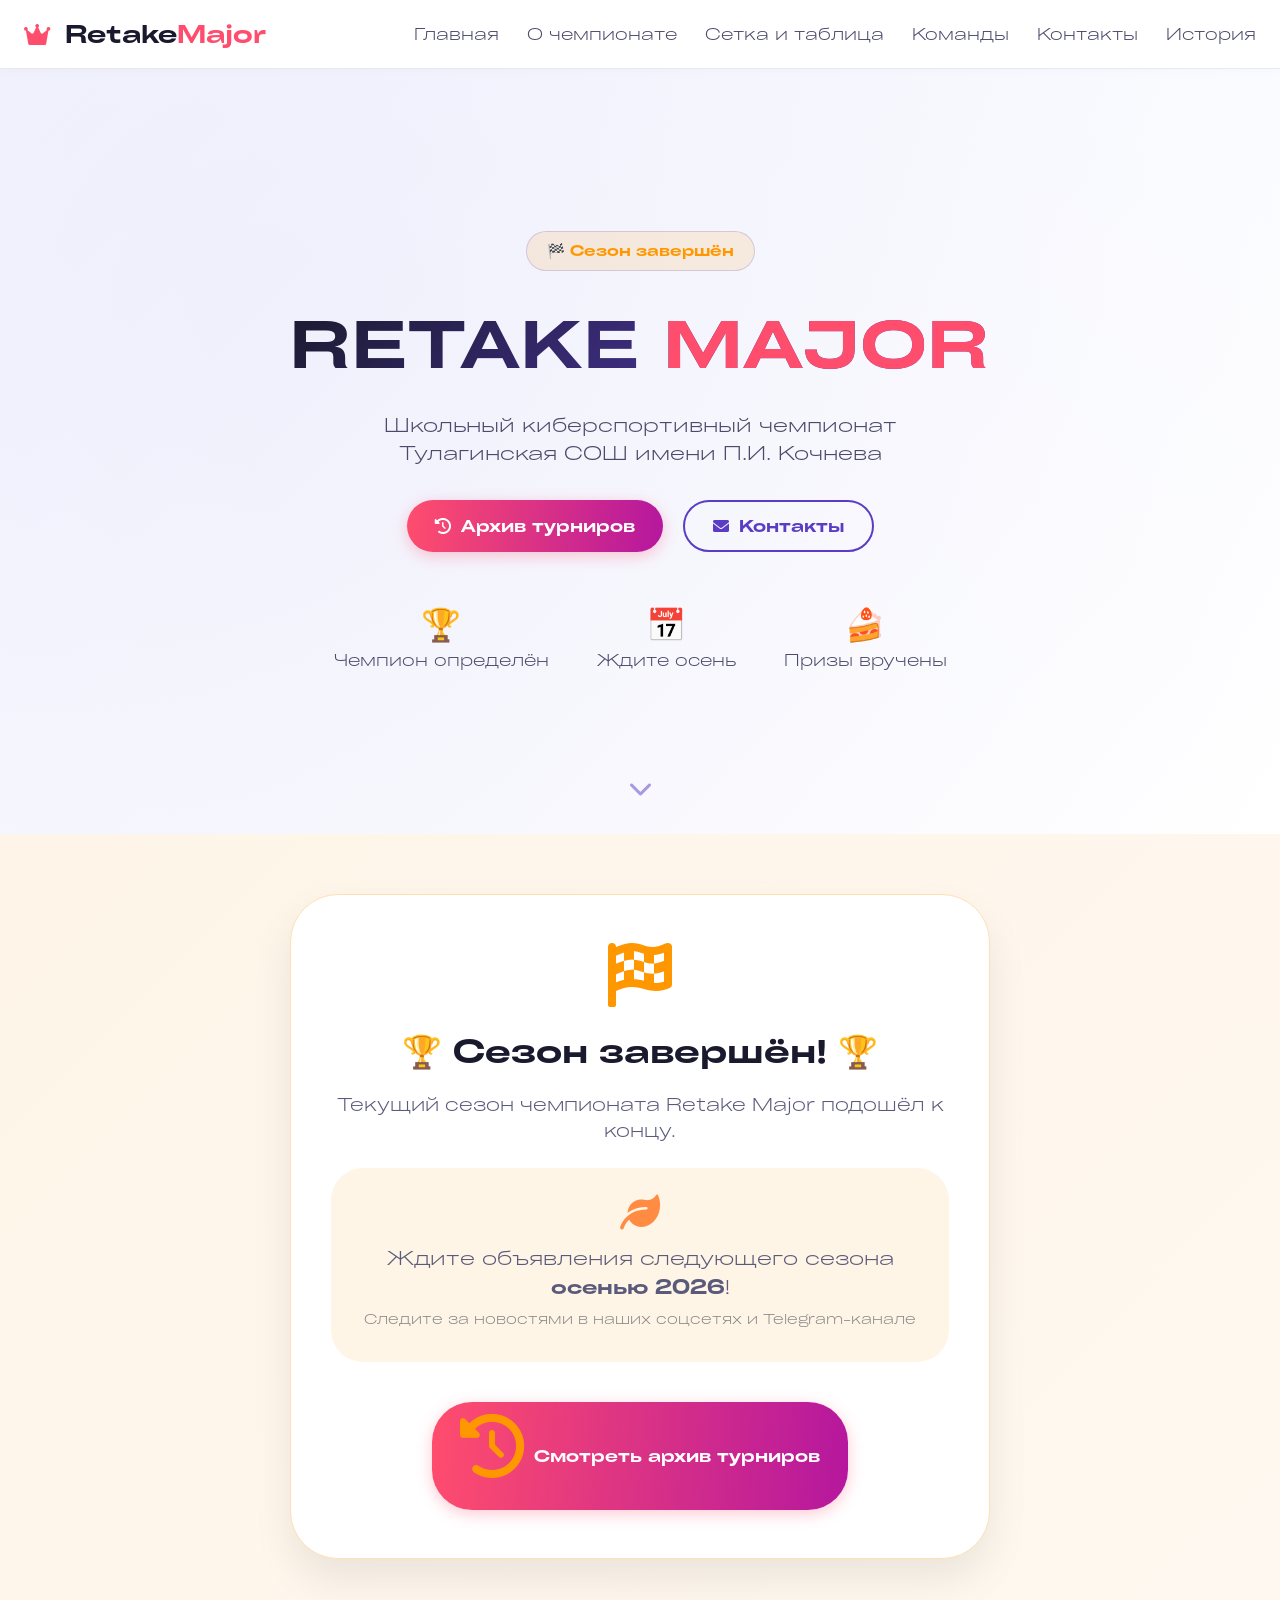
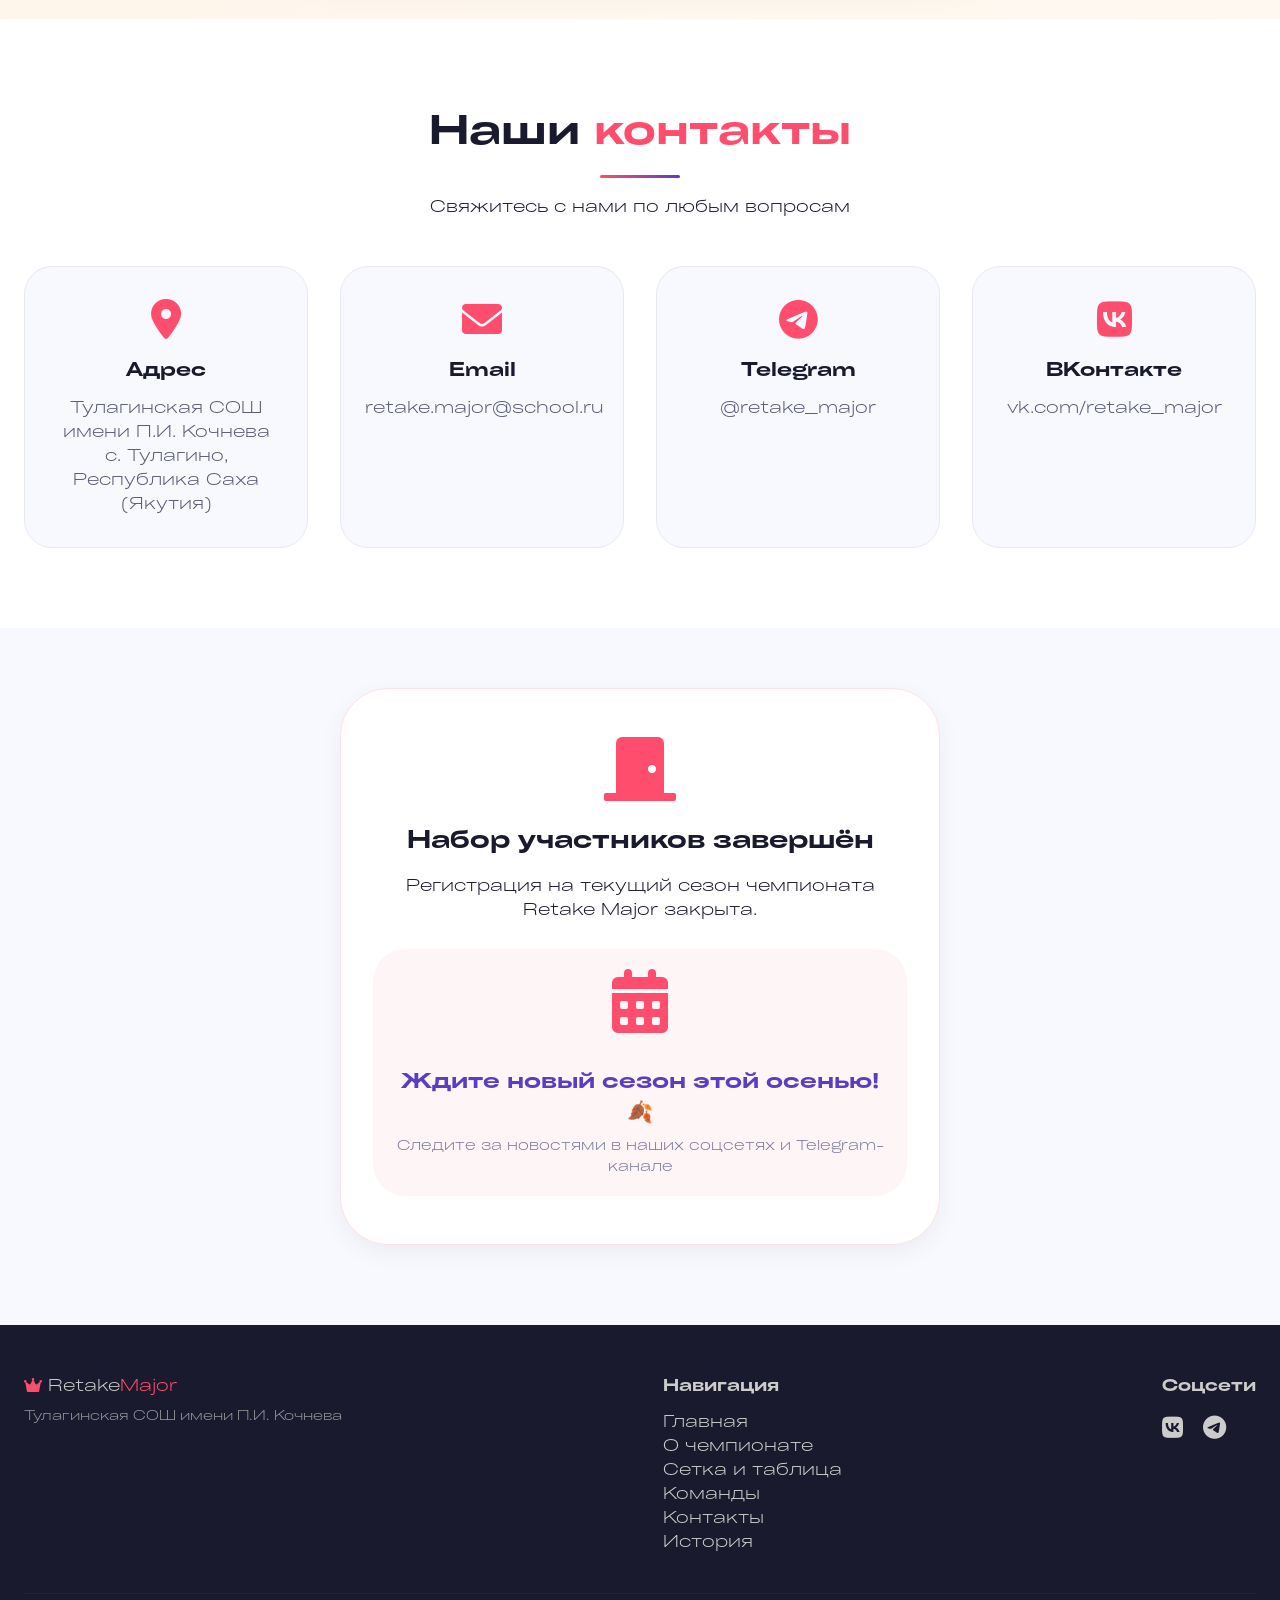
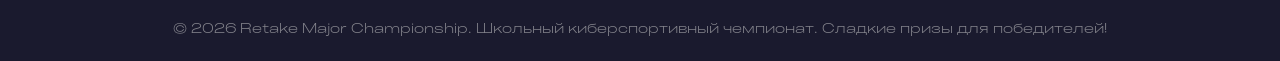
<file: index.html>
<!DOCTYPE html>
<html lang="ru">
<head>
    <meta charset="UTF-8">
    <meta name="viewport" content="width=device-width, initial-scale=1.0, user-scalable=yes">
    <title>Retake Major | Школьный чемпионат</title>
    <link rel="stylesheet" href="css/style.css">
    <link rel="stylesheet" href="https://cdnjs.cloudflare.com/ajax/libs/font-awesome/6.0.0-beta3/css/all.min.css">
</head>
<body>

    <!-- Навигационная панель -->
    <nav class="navbar" id="navbar">
        <div class="container nav-container">
            <div class="logo">
                <i class="fas fa-crown"></i> Retake<span>Major</span>
            </div>
            <ul class="nav-links">
                <li><a href="#home">Главная</a></li>
                <li><a href="#about">О чемпионате</a></li>
                <li><a href="#bracket">Сетка и таблица</a></li>
                <li><a href="#teams">Команды</a></li>
                <li><a href="#contacts">Контакты</a></li>
                <li><a href="history.html">История</a></li>
            </ul>
            <div class="burger" id="burger">
                <i class="fas fa-bars"></i>
            </div>
        </div>
    </nav>

    <!-- 1. Приветственное меню (Hero) -->
    <section class="hero" id="home">
        <div class="overlay"></div>
        <div class="hero-content">
            <div class="badge" id="seasonBadge">🏆 Добро пожаловать</div>
            <h1>RETAKE <span class="highlight">MAJOR</span></h1>
            <p>Школьный киберспортивный чемпионат<br>Тулагинская СОШ имени П.И. Кочнева</p>
            <div class="hero-buttons" id="heroButtons">
                <a href="#about" class="btn btn-primary"><i class="fas fa-info-circle"></i> О турнире</a>
                <a href="#bracket" class="btn btn-outline"><i class="fas fa-trophy"></i> Турнирная сетка</a>
            </div>
            <div class="stats" id="heroStats">
                <div class="stat"><span>8</span> Команд</div>
                <div class="stat"><span>40+</span> Участников</div>
                <div class="stat"><span>🍰</span> Сладкие призы</div>
            </div>
        </div>
        <div class="scroll-hint">
            <i class="fas fa-chevron-down"></i>
        </div>
    </section>

    <!-- Блок "Сезон завершён" (показывается только при seasonEnded = true) -->
    <section id="seasonEndedMessage" class="season-ended" style="display: none;">
        <div class="container">
            <div class="ended-card">
                <i class="fas fa-flag-checkered"></i>
                <h2>🏆 Сезон завершён! 🏆</h2>
                <p>Текущий сезон чемпионата Retake Major подошёл к концу.</p>
                <div class="autumn-wait">
                    <i class="fas fa-leaf"></i>
                    <p>Ждите объявления следующего сезона <strong>осенью 2026</strong>!</p>
                    <p class="small">Следите за новостями в наших соцсетях и Telegram-канале</p>
                </div>
                <a href="history.html" class="btn btn-primary"><i class="fas fa-history"></i> Смотреть архив турниров</a>
            </div>
        </div>
    </section>

    <!-- Информация о текущем сезоне (скрывается при seasonEnded) -->
    <div id="activeSeasonContent">
        <!-- 2. О чемпионате (общая информация) -->
        <section id="about" class="about">
            <div class="container">
                <div class="section-header">
                    <h2>О <span>чемпионате</span></h2>
                    <div class="divider"></div>
                    <p>Retake Major — главное киберспортивное событие в нашей школе</p>
                </div>
                <div class="about-grid">
                    <div class="about-card">
                        <i class="fas fa-school"></i>
                        <h3>Тулагинская СОШ</h3>
                        <p>Чемпионат проходит в стенах нашей родной школы имени П.И. Кочнева. Участвуют ученики 8–11 классов.</p>
                    </div>
                    <div class="about-card">
                        <i class="fas fa-gamepad"></i>
                        <h3>Игровые дисциплины</h3>
                        <p>Каждый сезон новая дисциплина. Весна 2026 — Standoff 2, Лето 2026 — Brawl Stars.</p>
                    </div>
                    <div class="about-card">
                        <i class="fas fa-chart-line"></i>
                        <h3>Формат турнира</h3>
                        <p>1/4 финала → Полуфинал → Финал. Матчи проходят в очном формате с поддержкой зрителей.</p>
                    </div>
                    <div class="about-card">
                        <i class="fas fa-cake-candles"></i>
                        <h3>Призы</h3>
                        <p>Победители получают кубок чемпионов и сладкие угощения от партнёров турнира.</p>
                    </div>
                </div>
            </div>
        </section>

        <!-- 3. Турнирная сетка и таблица -->
        <section id="bracket" class="bracket-section">
            <div class="container">
                <div class="section-header">
                    <h2>Турнирная <span>сетка</span> и <span>таблица</span></h2>
                    <div class="divider"></div>
                    <p id="seasonDescription">Актуальное положение команд в текущем сезоне • Brawl Stars</p>
                </div>
                
                <!-- Сетка -->
                <div class="bracket-wrapper">
                    <h3 class="subsection-title"><i class="fas fa-share-alt"></i> Плей-офф сетка</h3>
                    <div class="bracket" id="bracketContainer">
                        <div class="loading">Загрузка...</div>
                    </div>
                </div>
                
                <!-- Таблица -->
                <div class="table-wrapper">
                    <h3 class="subsection-title"><i class="fas fa-ranking-star"></i> Турнирная таблица</h3>
                    <div class="teams-table-wrapper">
                        <table class="teams-table" id="teamsTable">
                            <thead>
                                <tr><th>Место</th><th>Команда</th><th>Очки</th><th>Этап</th></tr>
                            </thead>
                            <tbody id="teamsTableBody">
                                <tr><td colspan="4">Загрузка...</td></tr>
                            </tbody>
                        </table>
                    </div>
                </div>
            </div>
        </section>

        <!-- 4. Команды и их составы (8 команд) -->
        <section id="teams" class="teams-roster">
            <div class="container">
                <div class="section-header">
                    <h2>Команды и <span>составы</span></h2>
                    <div class="divider"></div>
                    <p>8 команд-участниц текущего сезона</p>
                </div>
                <div class="rosters-grid" id="rostersContainer">
                    <div class="loading">Загрузка составов...</div>
                </div>
            </div>
        </section>
    </div>

    <!-- 5. Контакты -->
    <section id="contacts" class="contacts">
        <div class="container">
            <div class="section-header">
                <h2>Наши <span>контакты</span></h2>
                <div class="divider"></div>
                <p>Свяжитесь с нами по любым вопросам</p>
            </div>
            <div class="contacts-grid">
                <div class="contact-card">
                    <i class="fas fa-map-marker-alt"></i>
                    <h3>Адрес</h3>
                    <p>Тулагинская СОШ имени П.И. Кочнева<br>с. Тулагино, Республика Саха (Якутия)</p>
                </div>
                <div class="contact-card">
                    <i class="fas fa-envelope"></i>
                    <h3>Email</h3>
                    <p><a href="mailto:retake.major@school.ru">retake.major@school.ru</a></p>
                </div>
                <div class="contact-card">
                    <i class="fab fa-telegram"></i>
                    <h3>Telegram</h3>
                    <p><a href="#">@retake_major</a></p>
                </div>
                <div class="contact-card">
                    <i class="fab fa-vk"></i>
                    <h3>ВКонтакте</h3>
                    <p><a href="#">vk.com/retake_major</a></p>
                </div>
            </div>
        </div>
    </section>

    <!-- 6. Приём заявок (набор завершён) -->
    <section class="registration-closed">
        <div class="container">
            <div class="closed-card">
                <i class="fas fa-door-closed"></i>
                <h2>Набор участников завершён</h2>
                <p>Регистрация на текущий сезон чемпионата Retake Major закрыта.</p>
                <div class="wait-box">
                    <i class="fas fa-calendar-alt"></i>
                    <p class="wait-text">Ждите новый сезон этой осенью! 🍂</p>
                    <p class="small-text">Следите за новостями в наших соцсетях и Telegram-канале</p>
                </div>
            </div>
        </div>
    </section>

    <!-- Footer -->
    <footer>
        <div class="container">
            <div class="footer-content">
                <div class="footer-logo">
                    <i class="fas fa-crown"></i> Retake<span>Major</span>
                    <p>Тулагинская СОШ имени П.И. Кочнева</p>
                </div>
                <div class="footer-links">
                    <h4>Навигация</h4>
                    <ul>
                        <li><a href="#home">Главная</a></li>
                        <li><a href="#about">О чемпионате</a></li>
                        <li><a href="#bracket">Сетка и таблица</a></li>
                        <li><a href="#teams">Команды</a></li>
                        <li><a href="#contacts">Контакты</a></li>
                        <li><a href="history.html">История</a></li>
                    </ul>
                </div>
                <div class="footer-social">
                    <h4>Соцсети</h4>
                    <div class="social-icons">
                        <a href="#"><i class="fab fa-vk"></i></a>
                        <a href="#"><i class="fab fa-telegram"></i></a>
                    </div>
                </div>
            </div>
            <div class="footer-bottom">
                <p>© 2026 Retake Major Championship. Школьный киберспортивный чемпионат. Сладкие призы для победителей!</p>
            </div>
        </div>
    </footer>

    <script src="script.js"></script>
</body>
</html>
</file>
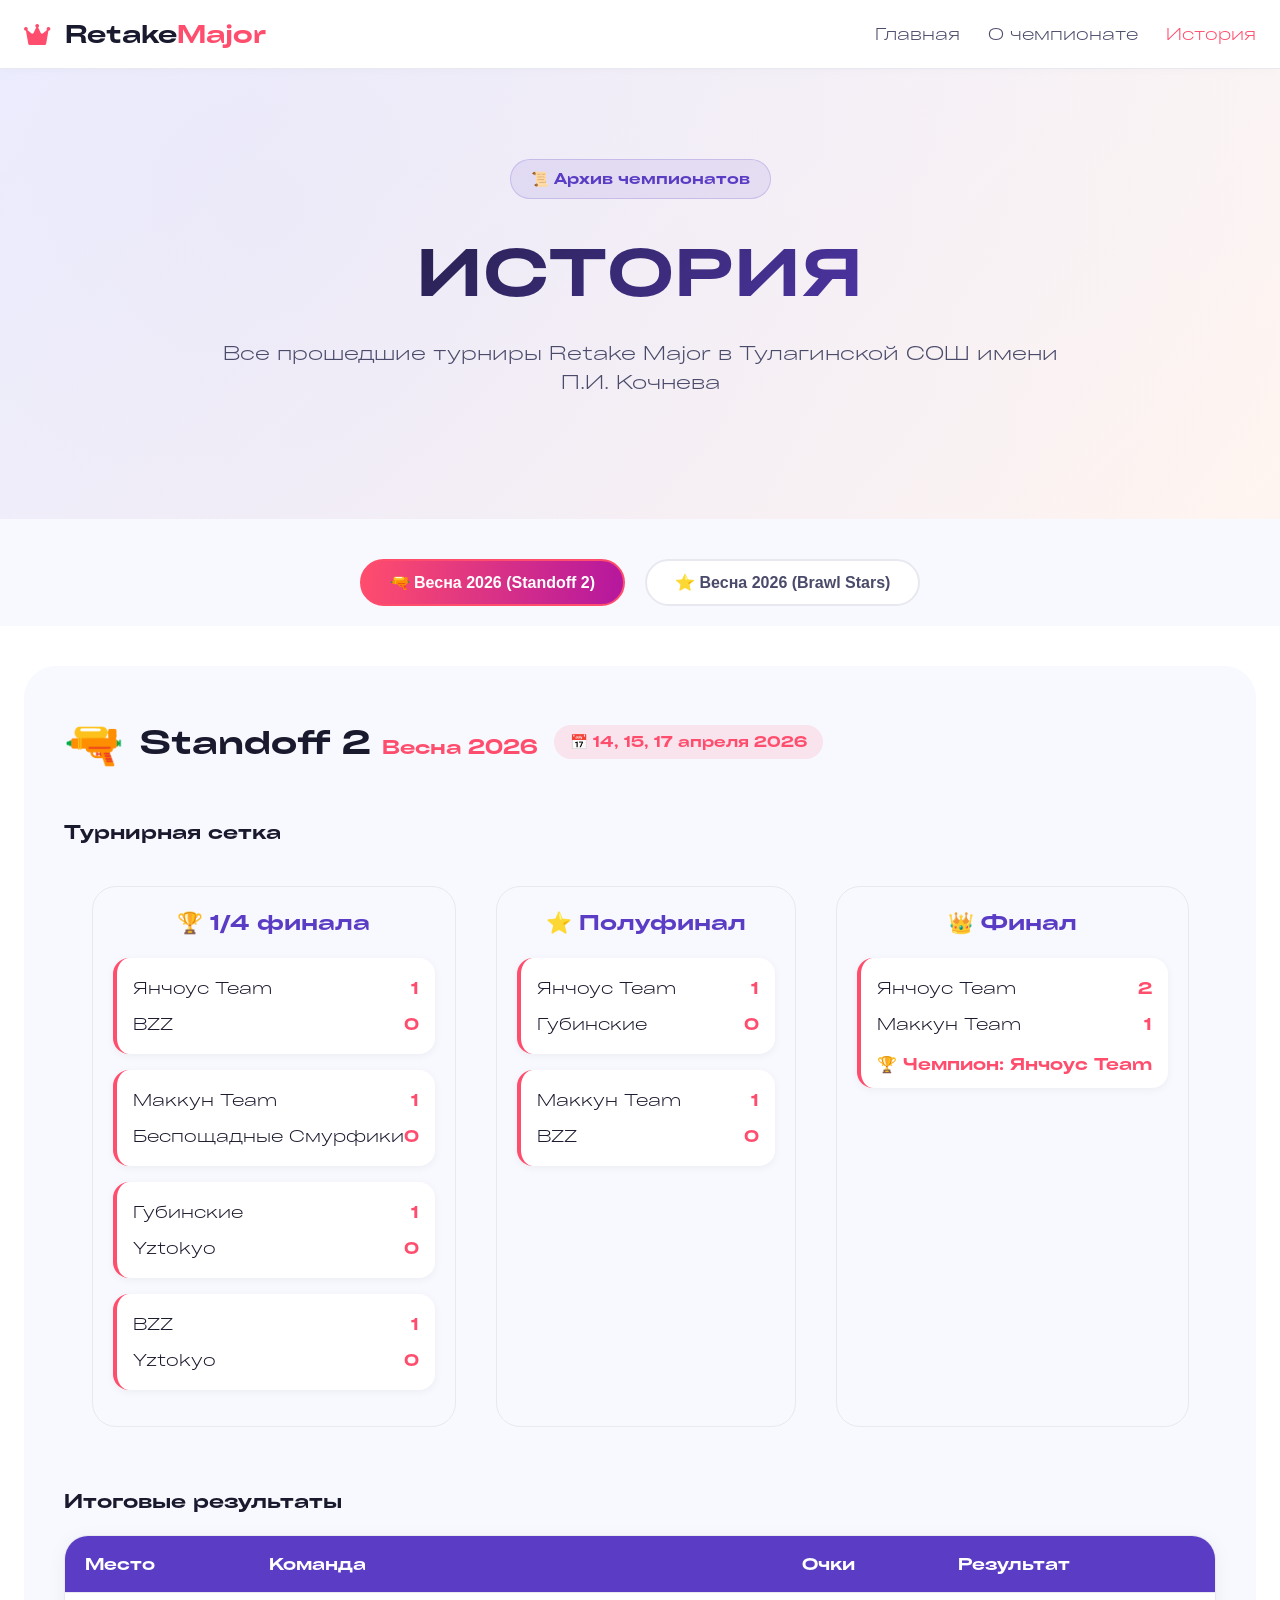
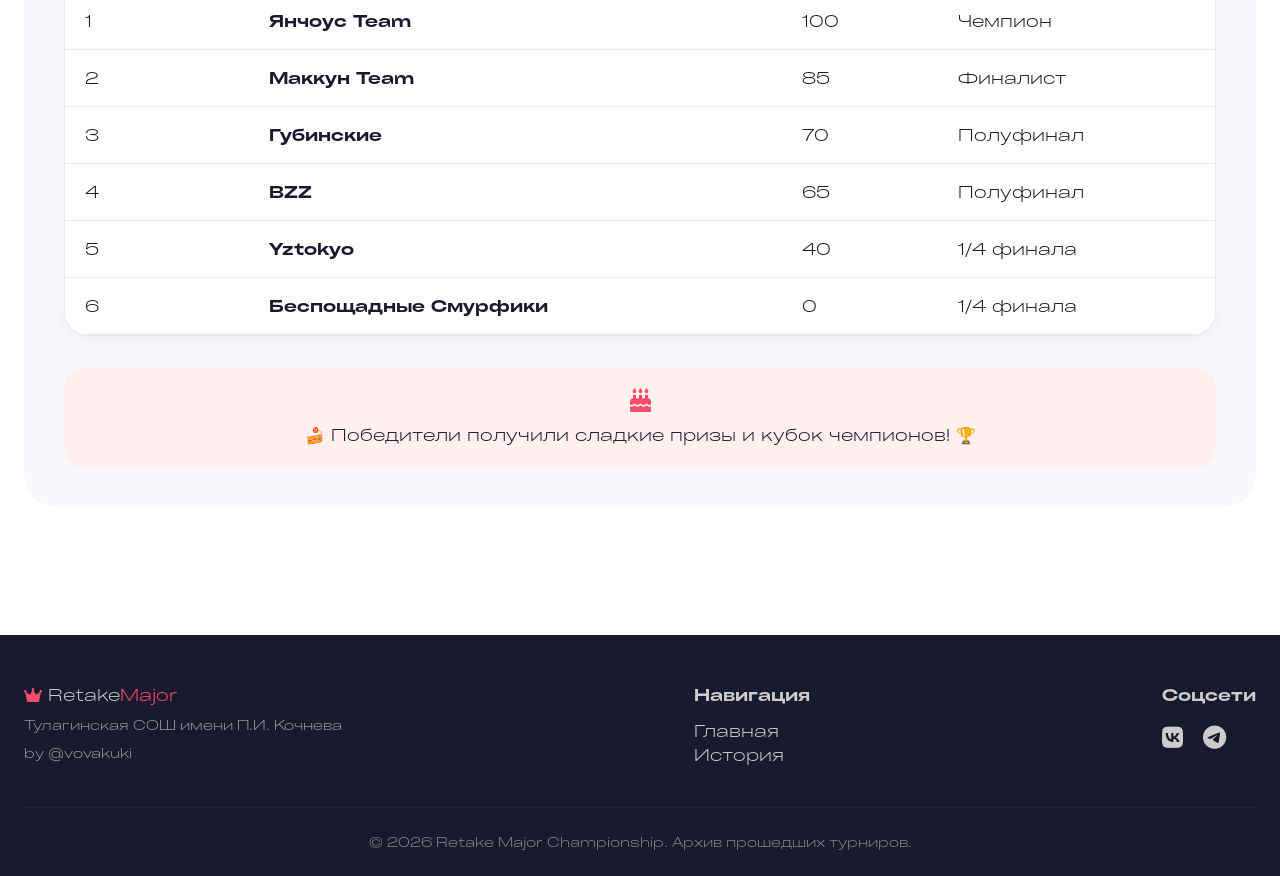
<file: history.html>
<!DOCTYPE html>
<html lang="ru">
<head>
    <meta charset="UTF-8">
    <meta name="viewport" content="width=device-width, initial-scale=1.0, user-scalable=yes">
    <title>Retake Major | История чемпионатов</title>
    <link rel="stylesheet" href="css/style.css">
    <link rel="stylesheet" href="https://cdnjs.cloudflare.com/ajax/libs/font-awesome/6.0.0-beta3/css/all.min.css">
</head>
<body>

    <nav class="navbar" id="navbar">
        <div class="container nav-container">
            <div class="logo">
                <i class="fas fa-crown"></i> Retake<span>Major</span>
            </div>
            <ul class="nav-links">
                <li><a href="index.html">Главная</a></li>
                <li><a href="index.html#about">О чемпионате</a></li>
                <li><a href="history.html" class="active">История</a></li>
            </ul>
            <div class="burger" id="burger">
                <i class="fas fa-bars"></i>
            </div>
        </div>
    </nav>

    <section class="hero history-hero">
        <div class="overlay"></div>
        <div class="hero-content">
            <div class="badge">📜 Архив чемпионатов</div>
            <h1>ИСТОРИЯ <span class="highlight"></span></h1>
            <p>Все прошедшие турниры Retake Major в Тулагинской СОШ имени П.И. Кочнева</p>
        </div>
    </section>

    <div class="history-filter">
        <div class="container">
            <div class="filter-buttons" id="seasonFilter">
                <button class="filter-btn active" data-season="2026-spring">🌿 Весна 2026 (Standoff 2)</button>
                <button class="filter-btn" data-season="2026-summer" disabled style="opacity:0.5;">☀️ Лето 2026 (Brawl Stars) — скоро</button>
            </div>
        </div>
    </div>

    <div id="seasonContent" class="season-content">
        <div class="loading">Загрузка...</div>
    </div>

    <footer>
        <div class="container">
            <div class="footer-content">
                <div class="footer-logo">
                    <i class="fas fa-crown"></i> Retake<span>Major</span>
                    <p>Тулагинская СОШ имени П.И. Кочнева</p>
                    <p>by @vovakuki</p>
                </div>
                <div class="footer-links">
                    <h4>Навигация</h4>
                    <ul>
                        <li><a href="index.html">Главная</a></li>
                        <li><a href="history.html">История</a></li>
                    </ul>
                </div>
                <div class="footer-social">
                    <h4>Соцсети</h4>
                    <div class="social-icons">
                        <a href="https://max.ru/join/BgoBMP72FxYNQngpD9iFLdB9Gc3MYI295I5EM7iHdAk"><i class="fab fa-vk"></i></a>
                        <a href="https://t.me/reteiktyrik"><i class="fab fa-telegram"></i></a>
                    </div>
                </div>
            </div>
            <div class="footer-bottom">
                <p>© 2026 Retake Major Championship. Архив прошедших турниров.</p>
            </div>
        </div>
    </footer>

    <script src="script.js"></script>
</body>
</html>
</file>
<file: css/style.css>
/* Подключение локальных шрифтов */
@font-face {
    font-family: 'Cy Grotesk';
    src: url('../fonts/cy-grotesk-grand-4.otf') format('opentype');
    font-weight: 400;
    font-style: normal;
    font-display: swap;
}

@font-face {
    font-family: 'Cy Grotesk';
    src: url('../fonts/cy-grotesk-grand-2.otf') format('opentype');
    font-weight: 700;
    font-style: normal;
    font-display: swap;
}

* {
    margin: 0;
    padding: 0;
    box-sizing: border-box;
}

body {
    font-family: 'Cy Grotesk', 'Inter', sans-serif;
    font-weight: 400;
    background-color: #ffffff;
    color: #1a1a2e;
    line-height: 1.5;
    scroll-behavior: smooth;
}

h1, h2, h3, h4, .logo, .btn, .stat span {
    font-family: 'Cy Grotesk', 'Orbitron', monospace;
    font-weight: 700;
}

.container {
    max-width: 1280px;
    margin: 0 auto;
    padding: 0 24px;
}

/* Navbar */
.navbar {
    position: sticky;
    top: 0;
    background: rgba(255, 255, 255, 0.95);
    backdrop-filter: blur(12px);
    z-index: 100;
    padding: 16px 0;
    border-bottom: 1px solid #e8e8f0;
    box-shadow: 0 2px 10px rgba(0,0,0,0.02);
}

.nav-container {
    display: flex;
    justify-content: space-between;
    align-items: center;
}

.logo {
    font-weight: 700;
    font-size: 1.5rem;
    color: #1a1a2e;
}

.logo i {
    color: #ff4d6d;
    margin-right: 6px;
}

.logo span {
    color: #ff4d6d;
}

.nav-links {
    display: flex;
    gap: 28px;
    list-style: none;
}

.nav-links a {
    text-decoration: none;
    color: #4a4a6a;
    font-weight: 500;
    transition: 0.2s;
}

.nav-links a:hover, .nav-links a.active {
    color: #ff4d6d;
}

.burger {
    display: none;
    font-size: 1.8rem;
    cursor: pointer;
    color: #1a1a2e;
}

/* Hero Section */
.hero {
    position: relative;
    min-height: 85vh;
    display: flex;
    align-items: center;
    justify-content: center;
    text-align: center;
    overflow: hidden;
    background: linear-gradient(135deg, #f5f7ff 0%, #ffffff 100%);
}

.history-hero {
    min-height: 50vh;
    background: linear-gradient(135deg, #f0f2ff 0%, #fff5f0 100%);
}

.overlay {
    position: absolute;
    top: 0;
    left: 0;
    width: 100%;
    height: 100%;
    background: radial-gradient(circle at 20% 30%, rgba(100, 70, 200, 0.05), transparent);
}

.hero-content {
    position: relative;
    z-index: 2;
    max-width: 900px;
    padding: 20px;
}

.badge {
    display: inline-block;
    background: rgba(100, 70, 200, 0.1);
    padding: 8px 20px;
    border-radius: 40px;
    font-size: 0.9rem;
    font-weight: 600;
    color: #5b3cc4;
    margin-bottom: 24px;
    border: 1px solid rgba(91, 60, 196, 0.2);
}

.hero h1 {
    font-size: 4rem;
    font-weight: 800;
    letter-spacing: 2px;
    background: linear-gradient(135deg, #1a1a2e, #5b3cc4);
    -webkit-background-clip: text;
    background-clip: text;
    color: transparent;
    margin-bottom: 20px;
}

.highlight {
    color: #ff4d6d;
    background: none;
}

.hero p {
    font-size: 1.2rem;
    color: #4a4a6a;
    margin-bottom: 32px;
}

.hero-buttons {
    display: flex;
    gap: 20px;
    justify-content: center;
    flex-wrap: wrap;
    margin-bottom: 48px;
}

.btn {
    display: inline-flex;
    align-items: center;
    gap: 10px;
    padding: 12px 28px;
    border-radius: 40px;
    font-weight: 700;
    text-decoration: none;
    transition: all 0.3s ease;
    font-size: 1rem;
}

.btn-primary {
    background: linear-gradient(95deg, #ff4d6d, #b5179e);
    color: white;
    box-shadow: 0 4px 15px rgba(255, 77, 109, 0.3);
}

.btn-primary:hover {
    transform: scale(1.05);
    box-shadow: 0 6px 20px rgba(255, 77, 109, 0.4);
}

.btn-outline {
    border: 2px solid #5b3cc4;
    color: #5b3cc4;
    background: transparent;
}

.btn-outline:hover {
    background: #5b3cc410;
}

.stats {
    display: flex;
    justify-content: center;
    gap: 48px;
    flex-wrap: wrap;
}

.stat {
    font-size: 1rem;
    font-weight: 500;
    color: #4a4a6a;
}

.stat span {
    display: block;
    font-size: 2rem;
    font-weight: 800;
    color: #1a1a2e;
}

.scroll-hint {
    position: absolute;
    bottom: 28px;
    left: 50%;
    transform: translateX(-50%);
    animation: bounce 1.5s infinite;
    font-size: 1.5rem;
    opacity: 0.5;
    color: #5b3cc4;
    cursor: pointer;
}

/* Section Header */
.section-header {
    text-align: center;
    margin-bottom: 48px;
}

.section-header h2 {
    font-size: 2.5rem;
    color: #1a1a2e;
}

.section-header h2 span {
    color: #ff4d6d;
}

.divider {
    width: 80px;
    height: 3px;
    background: linear-gradient(90deg, #ff4d6d, #5b3cc4);
    margin: 16px auto;
    border-radius: 4px;
}

/* About */
.about {
    padding: 80px 0;
    background: #f8f9ff;
}

.about-grid {
    display: grid;
    grid-template-columns: repeat(auto-fit, minmax(250px, 1fr));
    gap: 32px;
}

.about-card {
    background: white;
    padding: 32px 24px;
    border-radius: 28px;
    text-align: center;
    border: 1px solid #e8e8f0;
    box-shadow: 0 4px 20px rgba(0,0,0,0.02);
}

.about-card i {
    font-size: 3rem;
    color: #ff4d6d;
    margin-bottom: 20px;
}

.about-card h3 {
    margin-bottom: 12px;
    color: #1a1a2e;
}

.about-card p {
    color: #5a5a7a;
}

/* Bracket Section */
.bracket-section {
    padding: 80px 0;
    background: white;
}

.subsection-title {
    font-size: 1.5rem;
    margin-bottom: 24px;
    color: #1a1a2e;
    display: flex;
    align-items: center;
    gap: 12px;
}

.subsection-title i {
    color: #ff4d6d;
}

.bracket-wrapper {
    margin-bottom: 60px;
}

.bracket {
    display: flex;
    justify-content: center;
    gap: 40px;
    flex-wrap: wrap;
    overflow-x: auto;
    padding: 20px 0;
}

.round {
    background: #f8f9ff;
    border-radius: 24px;
    padding: 20px;
    min-width: 300px;
    border: 1px solid #e8e8f0;
}

.round h3 {
    text-align: center;
    margin-bottom: 20px;
    color: #5b3cc4;
    font-size: 1.3rem;
}

.match {
    background: white;
    border-radius: 16px;
    padding: 12px 16px;
    margin-bottom: 16px;
    border-left: 4px solid #ff4d6d;
    box-shadow: 0 2px 8px rgba(0,0,0,0.05);
}

.match-team {
    display: flex;
    justify-content: space-between;
    padding: 6px 0;
    font-weight: 500;
}

.match-team span:first-child {
    color: #1a1a2e;
}

.match-team span:last-child {
    font-weight: 700;
    color: #ff4d6d;
}

/* Teams Table */
.table-wrapper {
    margin-top: 20px;
}

.teams-table-wrapper {
    overflow-x: auto;
    background: white;
    border-radius: 24px;
    box-shadow: 0 4px 20px rgba(0,0,0,0.05);
    border: 1px solid #e8e8f0;
}

.teams-table {
    width: 100%;
    border-collapse: collapse;
    font-size: 1rem;
}

.teams-table th,
.teams-table td {
    padding: 16px 20px;
    text-align: left;
    border-bottom: 1px solid #e8e8f0;
}

.teams-table th {
    background: #5b3cc4;
    color: white;
    font-weight: 700;
}

.teams-table tr:hover {
    background: #f5f3ff;
}

/* Rosters (команды и составы) */
.teams-roster {
    padding: 80px 0;
    background: #f8f9ff;
}

.rosters-grid {
    display: grid;
    grid-template-columns: repeat(auto-fill, minmax(320px, 1fr));
    gap: 32px;
}

.roster-card {
    background: white;
    border-radius: 28px;
    overflow: hidden;
    border: 1px solid #e8e8f0;
    transition: transform 0.2s, box-shadow 0.2s;
}

.roster-card:hover {
    transform: translateY(-4px);
    box-shadow: 0 12px 24px rgba(0,0,0,0.08);
}

.roster-header {
    background: linear-gradient(95deg, #ff4d6d, #b5179e);
    padding: 20px;
    text-align: center;
    color: white;
}

.roster-header h3 {
    font-size: 1.5rem;
    margin-bottom: 8px;
}

.roster-points {
    font-size: 1rem;
    opacity: 0.9;
}

.roster-players {
    padding: 20px;
}

.player-item {
    display: flex;
    align-items: center;
    gap: 12px;
    padding: 10px 0;
    border-bottom: 1px solid #f0f0f5;
}

.player-item i {
    font-size: 1.2rem;
    color: #ff4d6d;
    width: 24px;
}

.player-name {
    font-weight: 500;
    color: #1a1a2e;
}

.player-role {
    margin-left: auto;
    font-size: 0.8rem;
    color: #5a5a7a;
    background: #f0f0f5;
    padding: 4px 10px;
    border-radius: 20px;
}

/* Contacts */
.contacts {
    padding: 80px 0;
    background: white;
}

.contacts-grid {
    display: grid;
    grid-template-columns: repeat(auto-fit, minmax(250px, 1fr));
    gap: 32px;
}

.contact-card {
    background: #f8f9ff;
    padding: 32px 24px;
    border-radius: 28px;
    text-align: center;
    border: 1px solid #e8e8f0;
    transition: 0.2s;
}

.contact-card:hover {
    transform: translateY(-4px);
}

.contact-card i {
    font-size: 2.5rem;
    color: #ff4d6d;
    margin-bottom: 16px;
}

.contact-card h3 {
    margin-bottom: 12px;
    color: #1a1a2e;
}

.contact-card p, .contact-card a {
    color: #5a5a7a;
    text-decoration: none;
}

.contact-card a:hover {
    color: #ff4d6d;
}

/* Registration Closed */
.registration-closed {
    padding: 60px 0 80px;
    background: #f8f9ff;
}

.closed-card {
    max-width: 600px;
    margin: 0 auto;
    text-align: center;
    background: white;
    border-radius: 48px;
    padding: 48px 32px;
    border: 1px solid #ffe0e5;
    box-shadow: 0 8px 24px rgba(0,0,0,0.05);
}

.closed-card i {
    font-size: 4rem;
    color: #ff4d6d;
    margin-bottom: 20px;
}

.closed-card h2 {
    color: #1a1a2e;
    margin-bottom: 16px;
}

.wait-box {
    margin-top: 28px;
    padding: 20px;
    background: #fef5f7;
    border-radius: 32px;
}

.wait-text {
    font-size: 1.3rem;
    font-weight: 700;
    color: #5b3cc4;
    margin-top: 12px;
}

.small-text {
    font-size: 0.85rem;
    color: #7a7a9a;
    margin-top: 8px;
}

/* History Page Styles */
.history-filter {
    padding: 40px 0 20px;
    background: #f8f9ff;
}

.filter-buttons {
    display: flex;
    justify-content: center;
    gap: 20px;
    flex-wrap: wrap;
}

.filter-btn {
    background: white;
    border: 2px solid #e8e8f0;
    padding: 12px 28px;
    border-radius: 40px;
    font-weight: 600;
    font-size: 1rem;
    cursor: pointer;
    transition: all 0.2s;
    color: #4a4a6a;
}

.filter-btn.active {
    background: linear-gradient(95deg, #ff4d6d, #b5179e);
    border-color: #ff4d6d;
    color: white;
}

.season-content {
    padding: 40px 0 80px;
    background: white;
}

.season-card {
    background: #f8f9ff;
    border-radius: 32px;
    padding: 40px;
    margin-bottom: 48px;
}

.season-header {
    display: flex;
    align-items: center;
    gap: 16px;
    margin-bottom: 32px;
    flex-wrap: wrap;
}

.season-icon {
    font-size: 3rem;
}

.season-header h2 {
    font-size: 2rem;
    color: #1a1a2e;
}

.season-header h2 span {
    color: #ff4d6d;
    font-size: 1.2rem;
}

.season-dates {
    background: #ff4d6d20;
    padding: 6px 16px;
    border-radius: 40px;
    font-size: 0.9rem;
    font-weight: 600;
    color: #ff4d6d;
}

.history-bracket {
    margin: 40px 0;
}

.history-teams-table {
    margin-top: 40px;
}

.loading {
    text-align: center;
    padding: 40px;
    color: #5a5a7a;
}

/* Footer */
footer {
    background: #1a1a2e;
    color: #ccc;
    padding: 48px 0 24px;
}

.footer-content {
    display: flex;
    justify-content: space-between;
    flex-wrap: wrap;
    gap: 40px;
    margin-bottom: 40px;
}

.footer-logo i, .footer-logo span {
    color: #ff4d6d;
}

.footer-logo p {
    font-size: 0.8rem;
    margin-top: 8px;
    opacity: 0.7;
}

.footer-links ul {
    list-style: none;
    margin-top: 12px;
}

.footer-links a {
    color: #ccc;
    text-decoration: none;
}

.footer-links a:hover {
    color: #ff4d6d;
}

.social-icons {
    display: flex;
    gap: 20px;
    margin-top: 12px;
}

.social-icons a {
    color: #ccc;
    font-size: 1.5rem;
}

.social-icons a:hover {
    color: #ff4d6d;
}

.footer-bottom {
    text-align: center;
    font-size: 0.8rem;
    opacity: 0.6;
    border-top: 1px solid #2a2a4a;
    padding-top: 24px;
}

@keyframes bounce {
    0%, 100% { transform: translateX(-50%) translateY(0); }
    50% { transform: translateX(-50%) translateY(8px); }
}

@media (max-width: 920px) {
    .hero h1 { font-size: 2.2rem; }
    .bracket { flex-direction: column; align-items: center; }
    .round { width: 100%; }
    .nav-links { display: none; }
    .burger { display: block; }
    .nav-links.active {
        display: flex;
        flex-direction: column;
        position: absolute;
        top: 70px;
        left: 0;
        width: 100%;
        background: white;
        box-shadow: 0 10px 20px rgba(0,0,0,0.1);
        padding: 24px;
        text-align: center;
        gap: 20px;
    }
    .rosters-grid {
        grid-template-columns: 1fr;
    }
}

/* Добавьте эти стили в конец файла style.css */

/* Season Ended Banner */
.season-ended {
    padding: 60px 0;
    background: linear-gradient(135deg, #fef5e8, #fff8f0);
}

.ended-card {
    max-width: 700px;
    margin: 0 auto;
    text-align: center;
    background: white;
    border-radius: 48px;
    padding: 48px 40px;
    box-shadow: 0 20px 40px rgba(0,0,0,0.08);
    border: 1px solid #ffe0b3;
}

.ended-card i {
    font-size: 4rem;
    color: #ff9800;
    margin-bottom: 20px;
}

.ended-card h2 {
    font-size: 2rem;
    color: #1a1a2e;
    margin-bottom: 16px;
}

.ended-card p {
    color: #5a5a7a;
    font-size: 1.1rem;
    margin-bottom: 24px;
}

.autumn-wait {
    background: #fff5e6;
    border-radius: 32px;
    padding: 24px;
    margin: 24px 0;
}

.autumn-wait i {
    font-size: 2.5rem;
    color: #ff8c42;
    margin-bottom: 12px;
}

.autumn-wait p {
    margin-bottom: 8px;
    font-size: 1.2rem;
}

.autumn-wait .small {
    font-size: 0.85rem;
    color: #888;
}

.ended-card .btn {
    margin-top: 16px;
}
</file>
